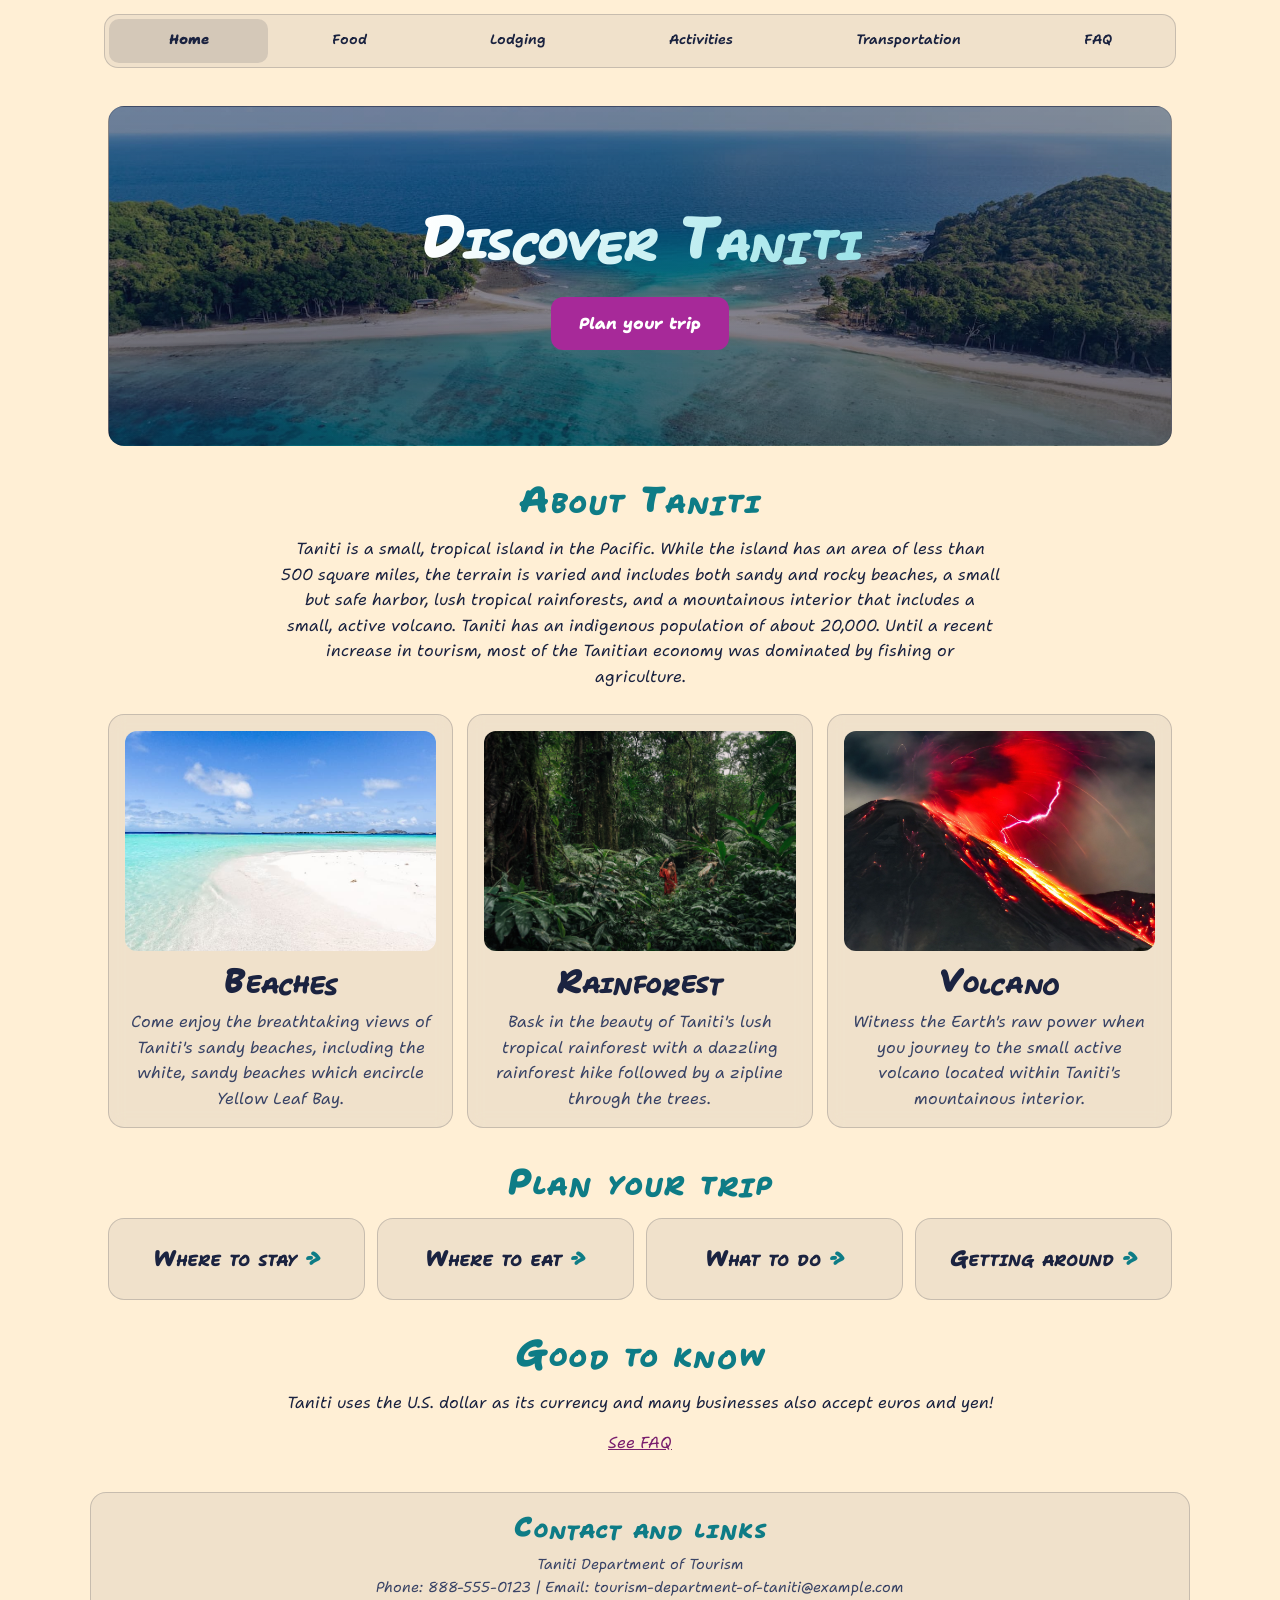
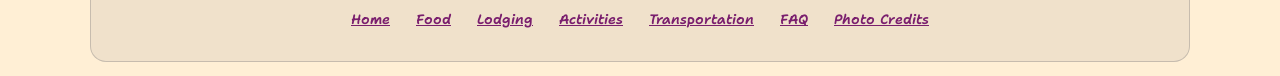
<file: index.html>
<!DOCTYPE html>
<html lang="en">
<head>
    <meta charset="UTF-8">
    <meta name="viewport" content="width=device-width, initial-scale=1.0">
    <title>Home | Taniti Island Tourism</title>
    <link rel="stylesheet" href="style.css">
</head>
<body>
    <nav>
        <ul>
            <li><a aria-current="page" href="index.html">Home</a></li>
            <li><a href="food.html">Food</a></li>
            <li><a href="lodging.html">Lodging</a></li>
            <li><a href="activities.html">Activities</a></li>
            <li><a href="transportation.html">Transportation</a></li>
            <li><a href="faq.html">FAQ</a></li>
        </ul>
    </nav>
    <main>
        <section class="hero">
            <h1>Discover Taniti</h1>
            <a href="lodging.html">Plan your trip</a>
        </section>
        <h2>About Taniti</h2>
        <p>Taniti is a small, tropical island in the Pacific. While the island has an area of less than 500 square miles, the terrain is varied and includes both sandy and rocky beaches, a small but safe harbor, lush tropical rainforests, and a mountainous interior that includes a small, active volcano. Taniti has an indigenous population of about 20,000. Until a recent increase in tourism, most of the Tanitian economy was dominated by fishing or agriculture.</p>
        <section class="cards">
            <article>
                <img src="images/02_home_beach.jpg" alt="Sandy beach with calm water">
                <h3>Beaches</h3>
                <p>Come enjoy the breathtaking views of Taniti's sandy beaches, including the white, sandy beaches which encircle Yellow Leaf Bay.</p>
            </article>
            <article>
                <img src="images/03_home_rainforest.jpg" alt="A woman in a red dress exploring a tropical jungle">
                <h3>Rainforest</h3>
                <p>Bask in the beauty of Taniti's lush tropical rainforest with a dazzling rainforest hike followed by a zipline through the trees.</p>
            </article>
            <article>
                <img src="images/04_home_volcano.jpg" alt="Powerful volcanic eruption with vivid lava flow">
                <h3>Volcano</h3>
                <p>Witness the Earth's raw power when you journey to the small active volcano located within Taniti's mountainous interior.</p>
            </article>
        </section>
        <section>
            <h2>Plan your trip</h2>
            <ul class="links">
                <li><a href="lodging.html">Where to stay</a></li>
                <li><a href="food.html">Where to eat</a></li>
                <li><a href="activities.html">What to do</a></li>
                <li><a href="transportation.html">Getting around</a></li>
            </ul>
        </section>
        <section class="center">
            <h2>Good to know</h2>
            <p>Taniti uses the U.S. dollar as its currency and many businesses also accept euros and yen!</p>
            <a href="faq.html">See FAQ</a>
        </section>
    </main>
    <footer>
        <h2>Contact and links</h2>
        <p>Taniti Department of Tourism</p>
        <p>Phone: 888-555-0123 | Email: tourism-department-of-taniti@example.com</p>
        <nav>
            <ul>
                <li><a href="index.html">Home</a></li>
                <li><a href="food.html">Food</a></li>
                <li><a href="lodging.html">Lodging</a></li>
                <li><a href="activities.html">Activities</a></li>
                <li><a href="transportation.html">Transportation</a></li>
                <li><a href="faq.html">FAQ</a></li>
                <li><a href="credits.html">Photo Credits</a></li>
            </ul>
        </nav>
    </footer>
</body>
</html>
</file>
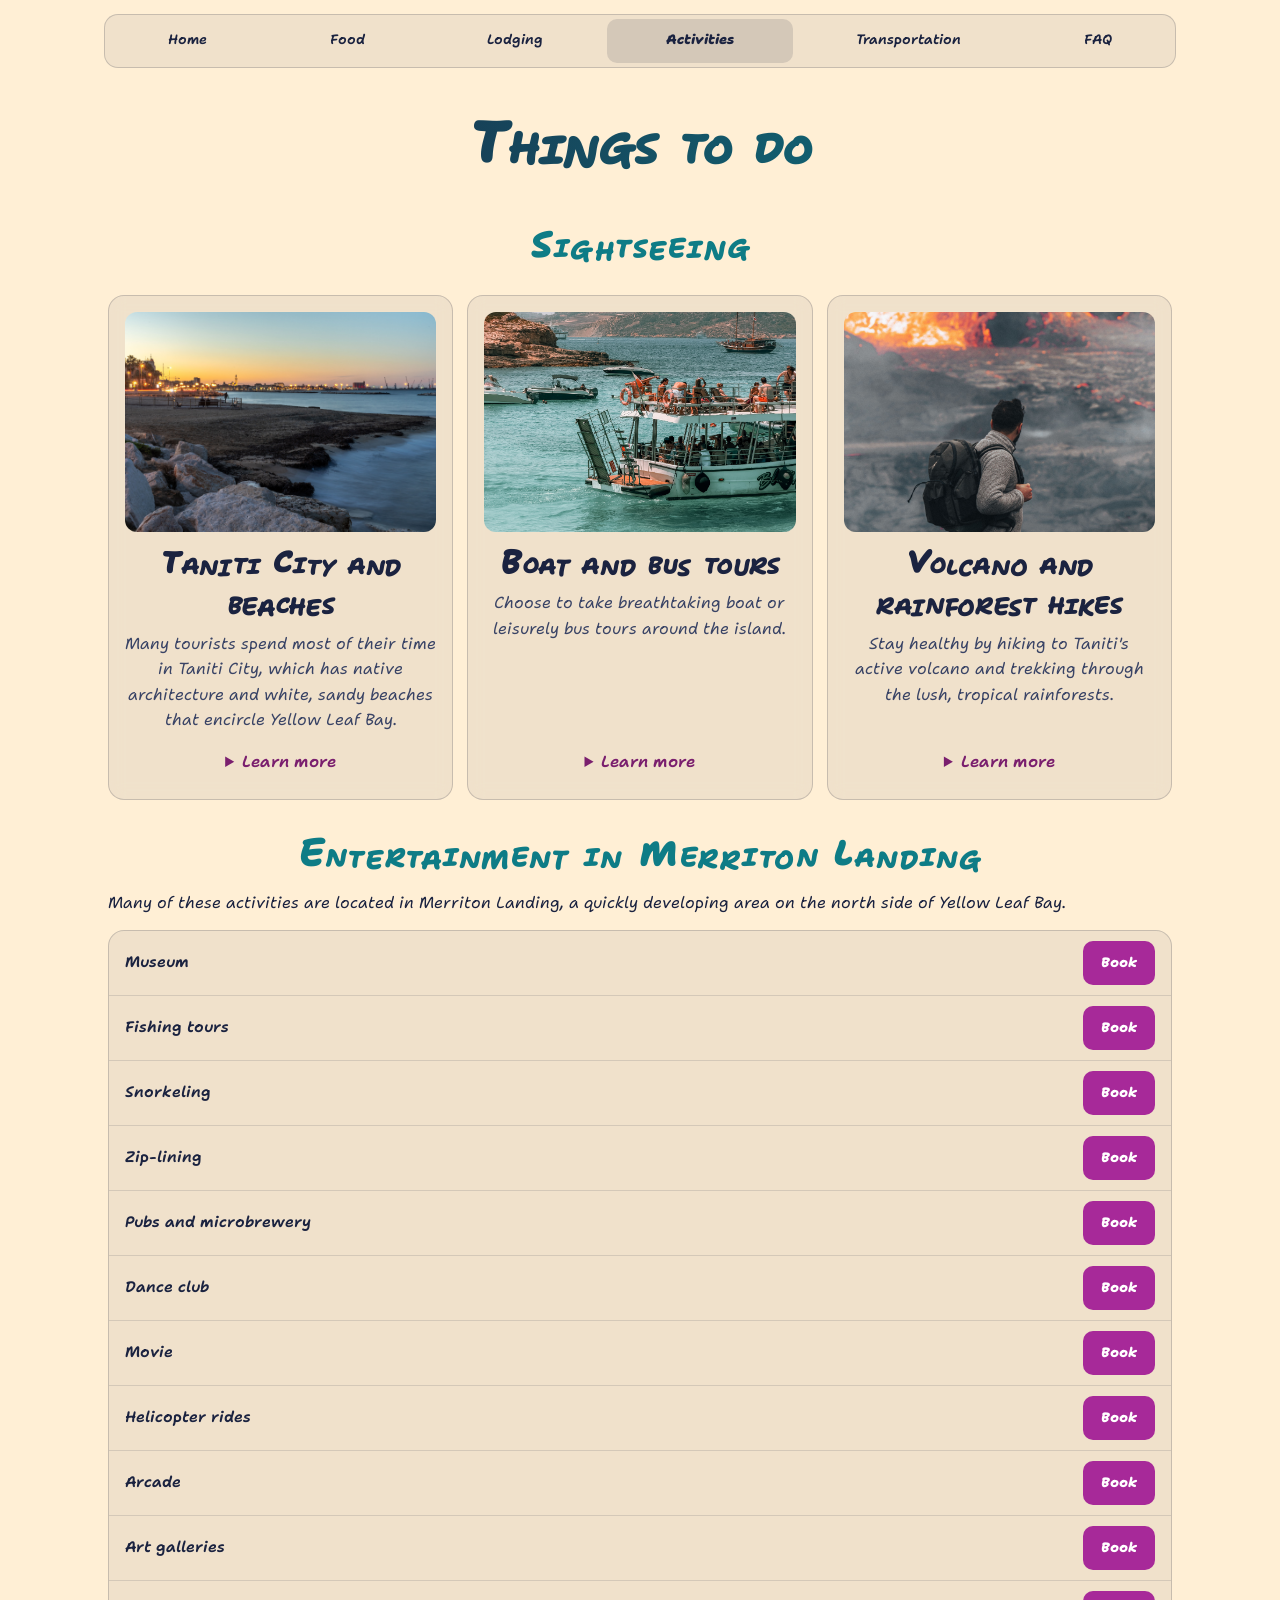
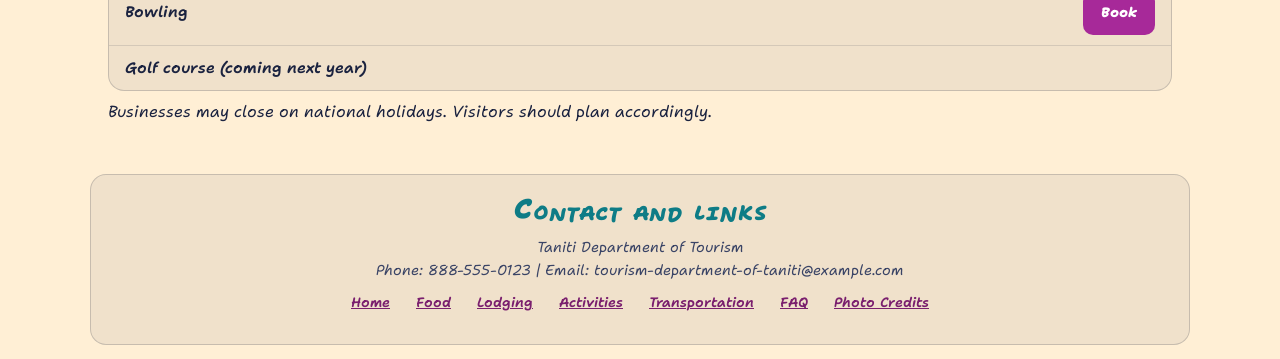
<file: activities.html>
<!DOCTYPE html>
<html lang="en">
<head>
    <meta charset="UTF-8">
    <meta name="viewport" content="width=device-width, initial-scale=1.0">
    <title>Activities | Taniti Island Tourism</title>
    <link rel="stylesheet" href="style.css">
</head>
<body>
    <nav>
        <ul>
            <li><a href="index.html">Home</a></li>
            <li><a href="food.html">Food</a></li>
            <li><a href="lodging.html">Lodging</a></li>
            <li><a aria-current="page" href="activities.html">Activities</a></li>
            <li><a href="transportation.html">Transportation</a></li>
            <li><a href="faq.html">FAQ</a></li>
        </ul>
    </nav>
    <main>
        <h1>Things to do</h1>
        <section class="cards">
            <h2>Sightseeing</h2>
            <article>
                <img src="images/15_activities_city-beaches.jpg" alt="Peaceful beach view with city lights at dusk">
                <h3>Taniti City and beaches</h3>
                <p>Many tourists spend most of their time in Taniti City, which has native architecture and white, sandy beaches that encircle Yellow Leaf Bay.</p>
                <details>
                    <summary>Learn more</summary>
                    <p>Taniti City is flat and very walkable.</p>
                </details>
            </article>
            <article>
                <img src="images/16_activities_boat-tour.jpg" alt="Lively boat tour on pristine waters">
                <h3>Boat and bus tours</h3>
                <p>Choose to take breathtaking boat or leisurely bus tours around the island.</p>
                <details>
                    <summary>Learn more</summary>
                    <p>Public buses serve Taniti City while private buses serve the rest of the island.</p>
                </details>
            </article>
            <article>
                <img src="images/17_activities_hike.jpg" alt="Lone backpacker observes a volcanic eruption">
                <h3>Volcano and rainforest hikes</h3>
                <p>Stay healthy by hiking to Taniti's active volcano and trekking through the lush, tropical rainforests.</p>
                <details>
                    <summary>Learn more</summary>
                    <p>The volcano is in the island's mountainous interior.</p>
                </details>
            </article>
        </section>
        <section>
            <h2>Entertainment in Merriton Landing</h2>
            <p>Many of these activities are located in Merriton Landing, a quickly developing area on the north side of Yellow Leaf Bay.</p>
            <ul>
                <li>Museum <button type="button">Book</button></li>
                <li>Fishing tours <button type="button">Book</button></li>
                <li>Snorkeling <button type="button">Book</button></li>
                <li>Zip-lining <button type="button">Book</button></li>
                <li>Pubs and microbrewery <button type="button">Book</button></li>
                <li>Dance club <button type="button">Book</button></li>
                <li>Movie <button type="button">Book</button></li>
                <li>Helicopter rides <button type="button">Book</button></li>
                <li>Arcade <button type="button">Book</button></li>
                <li>Art galleries <button type="button">Book</button></li>
                <li>Bowling <button type="button">Book</button></li>
                <li>Golf course (coming next year)</li>
            </ul>
            <p>Businesses may close on national holidays.  Visitors should plan accordingly.</p>
        </section>
    </main>
    <footer>
        <h2>Contact and links</h2>
        <p>Taniti Department of Tourism</p>
        <p>Phone: 888-555-0123 | Email: tourism-department-of-taniti@example.com</p>
        <nav>
            <ul>
                <li><a href="index.html">Home</a></li>
                <li><a href="food.html">Food</a></li>
                <li><a href="lodging.html">Lodging</a></li>
                <li><a href="activities.html">Activities</a></li>
                <li><a href="transportation.html">Transportation</a></li>
                <li><a href="faq.html">FAQ</a></li>
                <li><a href="credits.html">Photo Credits</a></li>
            </ul>
        </nav>
    </footer>
</body>
</html>
</file>
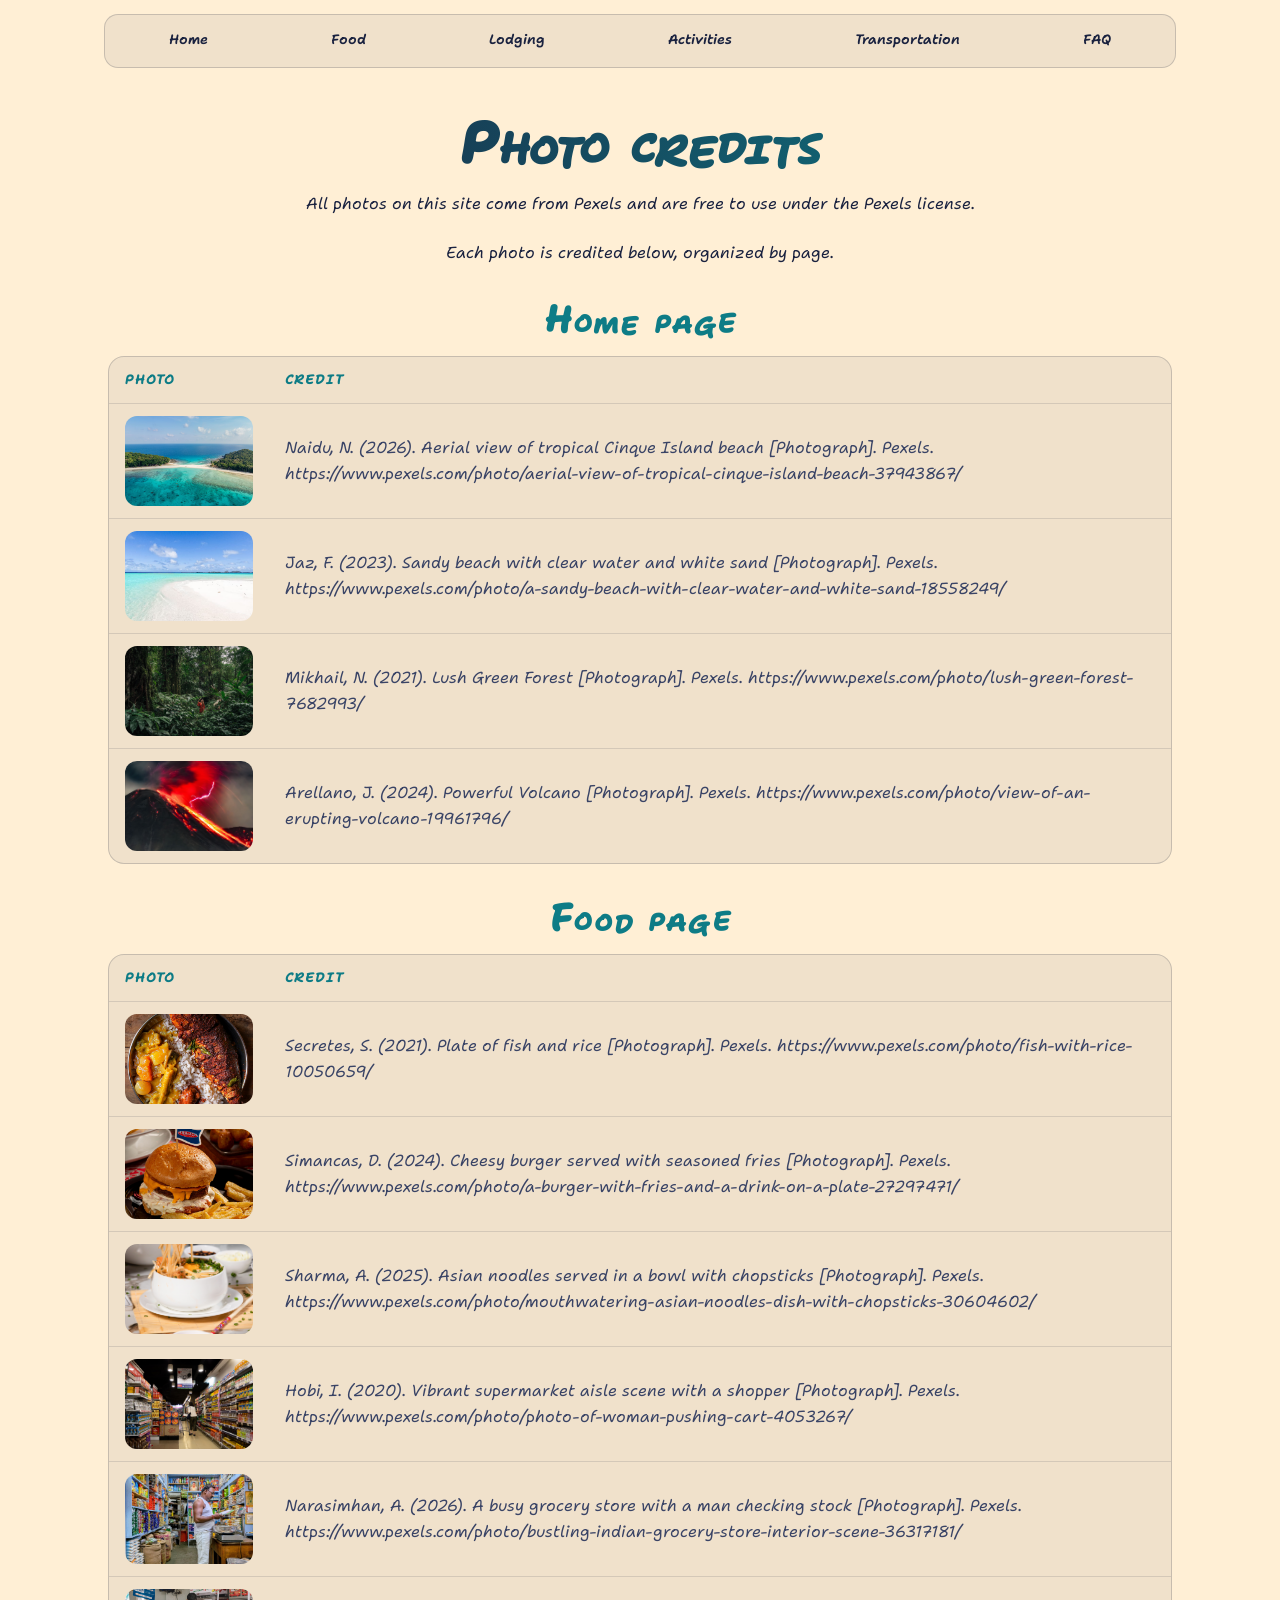
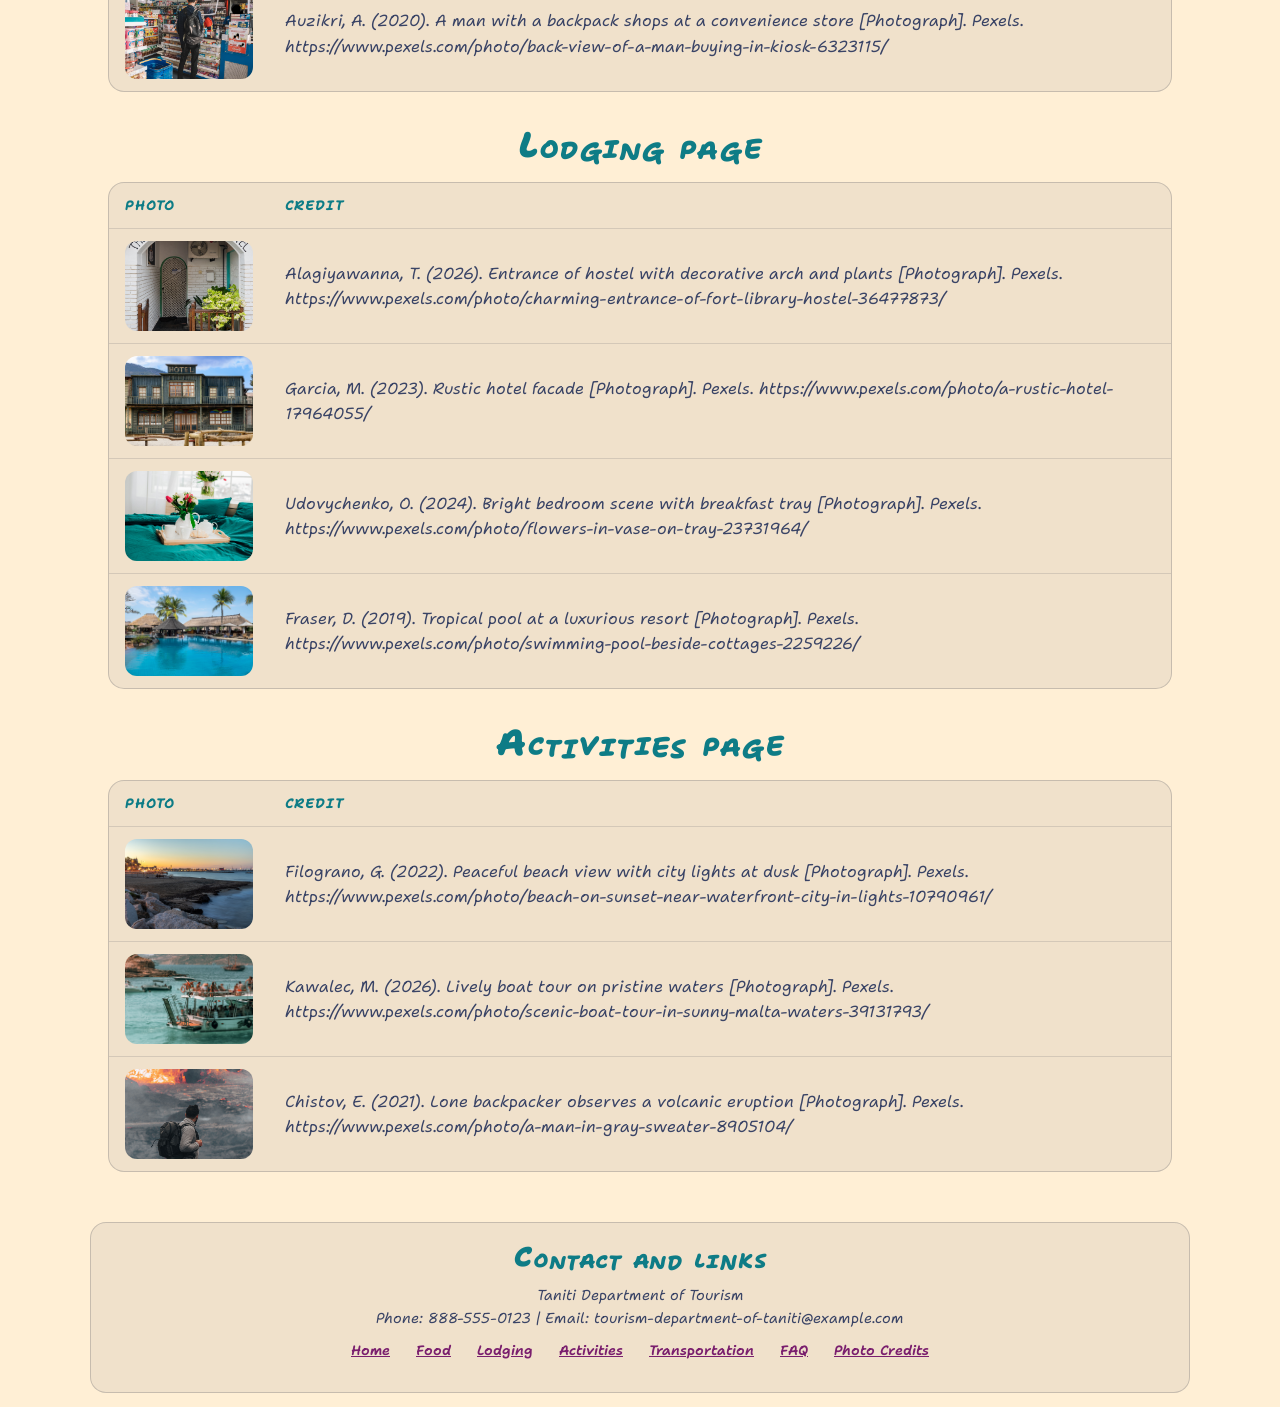
<file: credits.html>
<!DOCTYPE html>
<html lang="en">
<head>
    <meta charset="UTF-8">
    <meta name="viewport" content="width=device-width, initial-scale=1.0">
    <title>Photo Credits | Taniti Island Tourism</title>
    <link rel="stylesheet" href="style.css">
</head>
<body>
    <nav>
        <ul>
            <li><a href="index.html">Home</a></li>
            <li><a href="food.html">Food</a></li>
            <li><a href="lodging.html">Lodging</a></li>
            <li><a href="activities.html">Activities</a></li>
            <li><a href="transportation.html">Transportation</a></li>
            <li><a href="faq.html">FAQ</a></li>
        </ul>
    </nav>
    <main>
        <h1>Photo credits</h1>
        <p>All photos on this site come from Pexels and are free to use under the Pexels license.</p>
        <p>Each photo is credited below, organized by page.</p>
        <section>
            <h2>Home page</h2>
            <table class="credits">
                <thead>
                    <tr>
                        <th scope="col">Photo</th>
                        <th scope="col">Credit</th>
                    </tr>
                </thead>
                <tbody>
                    <tr>
                        <td><img src="images/01_home_tropical-island-beach.jpg" alt="Aerial view of a tropical island beach with turquoise water"></td>
                        <td>Naidu, N. (2026). <em>Aerial view of tropical Cinque Island beach</em> [Photograph]. Pexels. https://www.pexels.com/photo/aerial-view-of-tropical-cinque-island-beach-37943867/</td>
                    </tr>
                    <tr>
                        <td><img src="images/02_home_beach.jpg" alt="Sandy beach with clear water and white sand"></td>
                        <td>Jaz, F. (2023). <em>Sandy beach with clear water and white sand</em> [Photograph]. Pexels. https://www.pexels.com/photo/a-sandy-beach-with-clear-water-and-white-sand-18558249/</td>
                    </tr>
                    <tr>
                        <td><img src="images/03_home_rainforest.jpg" alt="Woman in red dress exploring a tropical forest, surrounded by lush green foliage"></td>
                        <td>Mikhail, N. (2021). <em>Lush Green Forest</em> [Photograph]. Pexels. https://www.pexels.com/photo/lush-green-forest-7682993/</td>
                    </tr>
                    <tr>
                        <td><img src="images/04_home_volcano.jpg" alt="Small active volcano, mountainous interior"></td>
                        <td>Arellano, J. (2024). <em>Powerful Volcano</em> [Photograph]. Pexels. https://www.pexels.com/photo/view-of-an-erupting-volcano-19961796/</td>
                    </tr>
                </tbody>
            </table>
        </section>
        <section>
            <h2>Food page</h2>
            <table class="credits">
                <thead>
                    <tr>
                        <th scope="col">Photo</th>
                        <th scope="col">Credit</th>
                    </tr>
                </thead>
                <tbody>
                    <tr>
                        <td><img src="images/05_food_fish-and-rice.jpg" alt="Plate of fish and rice"></td>
                        <td>Secretes, S. (2021). <em>Plate of fish and rice</em> [Photograph]. Pexels. https://www.pexels.com/photo/fish-with-rice-10050659/</td>
                    </tr>
                    <tr>
                        <td><img src="images/06_food_american-style.jpg" alt="Cheesy burger served with seasoned fries"></td>
                        <td>Simancas, D. (2024). <em>Cheesy burger served with seasoned fries</em> [Photograph]. Pexels. https://www.pexels.com/photo/a-burger-with-fries-and-a-drink-on-a-plate-27297471/</td>
                    </tr>
                    <tr>
                        <td><img src="images/07_food_pan-asian.jpg" alt="Asian noodles served in a bowl with chopsticks"></td>
                        <td>Sharma, A. (2025). <em>Asian noodles served in a bowl with chopsticks</em> [Photograph]. Pexels. https://www.pexels.com/photo/mouthwatering-asian-noodles-dish-with-chopsticks-30604602/</td>
                    </tr>
                    <tr>
                        <td><img src="images/08_food_supermarket.jpg" alt="Vibrant supermarket aisle scene with a shopper"></td>
                        <td>Hobi, I. (2020). <em>Vibrant supermarket aisle scene with a shopper</em> [Photograph]. Pexels. https://www.pexels.com/photo/photo-of-woman-pushing-cart-4053267/</td>
                    </tr>
                    <tr>
                        <td><img src="images/09_food_small-grocery.jpg" alt="A busy grocery store with a man checking stock"></td>
                        <td>Narasimhan, A. (2026). <em>A busy grocery store with a man checking stock</em> [Photograph]. Pexels. https://www.pexels.com/photo/bustling-indian-grocery-store-interior-scene-36317181/</td>
                    </tr>
                    <tr>
                        <td><img src="images/10_food_convenience-store.jpg" alt="A man with a backpack shops at a convenience store"></td>
                        <td>Auzikri, A. (2020). <em>A man with a backpack shops at a convenience store</em> [Photograph]. Pexels. https://www.pexels.com/photo/back-view-of-a-man-buying-in-kiosk-6323115/</td>
                    </tr>
                </tbody>
            </table>
        </section>
        <section>
            <h2>Lodging page</h2>
            <table class="credits">
                <thead>
                    <tr>
                        <th scope="col">Photo</th>
                        <th scope="col">Credit</th>
                    </tr>
                </thead>
                <tbody>
                    <tr>
                        <td><img src="images/11_lodging_hostel.jpg" alt="Entrance of hostel with decorative arch and plants"></td>
                        <td>Alagiyawanna, T. (2026). <em>Entrance of hostel with decorative arch and plants</em> [Photograph]. Pexels. https://www.pexels.com/photo/charming-entrance-of-fort-library-hostel-36477873/</td>
                    </tr>
                    <tr>
                        <td><img src="images/12_lodging_family-hotel.jpg" alt="Rustic hotel facade"></td>
                        <td>Garcia, M. (2023). <em>Rustic hotel facade</em> [Photograph]. Pexels. https://www.pexels.com/photo/a-rustic-hotel-17964055/</td>
                    </tr>
                    <tr>
                        <td><img src="images/13_lodging_bed-and-breakfast.jpg" alt="Bright bedroom scene with breakfast tray"></td>
                        <td>Udovychenko, O. (2024). <em>Bright bedroom scene with breakfast tray</em> [Photograph]. Pexels. https://www.pexels.com/photo/flowers-in-vase-on-tray-23731964/</td>
                    </tr>
                    <tr>
                        <td><img src="images/14_lodging_resort.jpg" alt="Tropical pool at a luxurious resort"></td>
                        <td>Fraser, D. (2019). <em>Tropical pool at a luxurious resort</em> [Photograph]. Pexels. https://www.pexels.com/photo/swimming-pool-beside-cottages-2259226/</td>
                    </tr>
                </tbody>
            </table>
        </section>
        <section>
            <h2>Activities page</h2>
            <table class="credits">
                <thead>
                    <tr>
                        <th scope="col">Photo</th>
                        <th scope="col">Credit</th>
                    </tr>
                </thead>
                <tbody>
                    <tr>
                        <td><img src="images/15_activities_city-beaches.jpg" alt="Peaceful beach view with city lights at dusk"></td>
                        <td>Filograno, G. (2022). <em>Peaceful beach view with city lights at dusk</em> [Photograph]. Pexels. https://www.pexels.com/photo/beach-on-sunset-near-waterfront-city-in-lights-10790961/</td>
                    </tr>
                    <tr>
                        <td><img src="images/16_activities_boat-tour.jpg" alt="Lively boat tour on pristine waters"></td>
                        <td>Kawalec, M. (2026). <em>Lively boat tour on pristine waters</em> [Photograph]. Pexels. https://www.pexels.com/photo/scenic-boat-tour-in-sunny-malta-waters-39131793/</td>
                    </tr>
                    <tr>
                        <td><img src="images/17_activities_hike.jpg" alt="Lone backpacker observes a volcanic eruption"></td>
                        <td>Chistov, E. (2021). <em>Lone backpacker observes a volcanic eruption</em> [Photograph]. Pexels. https://www.pexels.com/photo/a-man-in-gray-sweater-8905104/</td>
                    </tr>
                </tbody>
            </table>
        </section>
    </main>
    <footer>
        <h2>Contact and links</h2>
        <p>Taniti Department of Tourism</p>
        <p>Phone: 888-555-0123 | Email: tourism-department-of-taniti@example.com</p>
        <nav>
            <ul>
                <li><a href="index.html">Home</a></li>
                <li><a href="food.html">Food</a></li>
                <li><a href="lodging.html">Lodging</a></li>
                <li><a href="activities.html">Activities</a></li>
                <li><a href="transportation.html">Transportation</a></li>
                <li><a href="faq.html">FAQ</a></li>
                <li><a href="credits.html">Photo Credits</a></li>
            </ul>
        </nav>
    </footer>
</body>
</html>
</file>
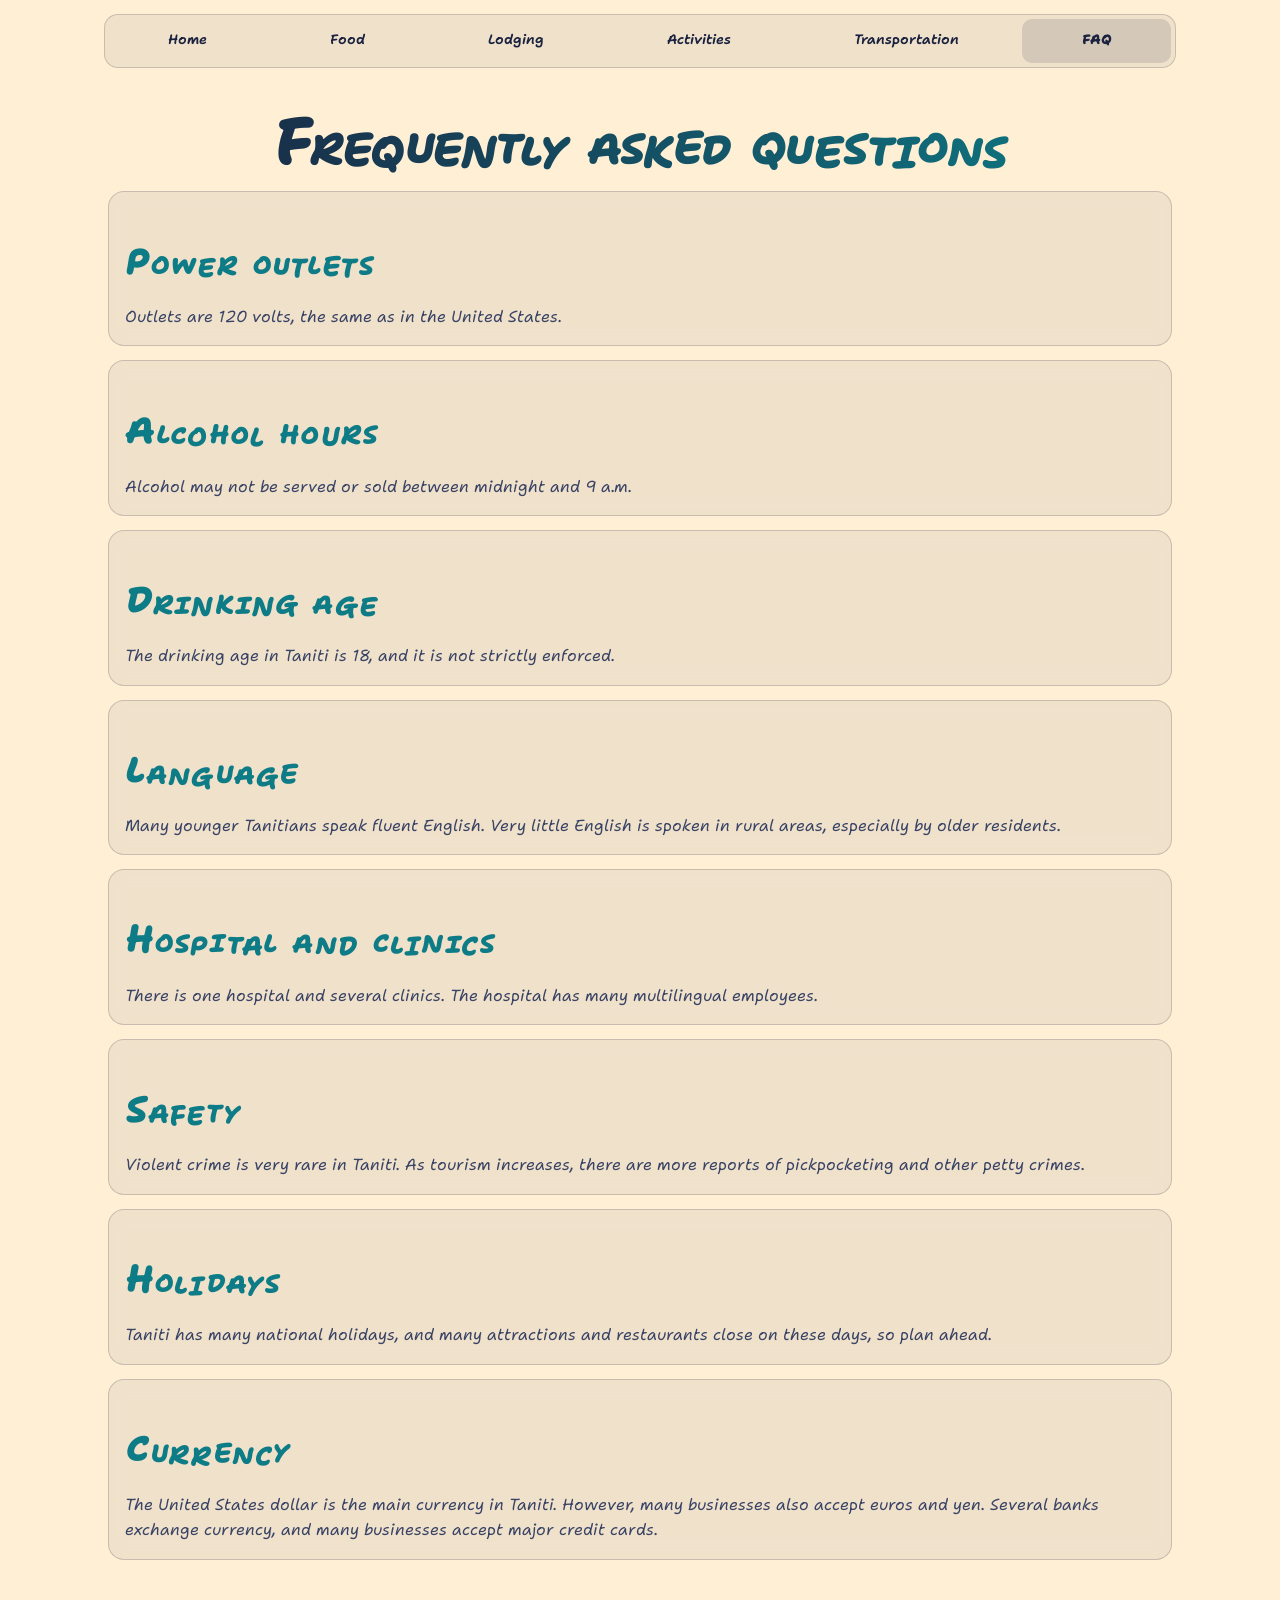
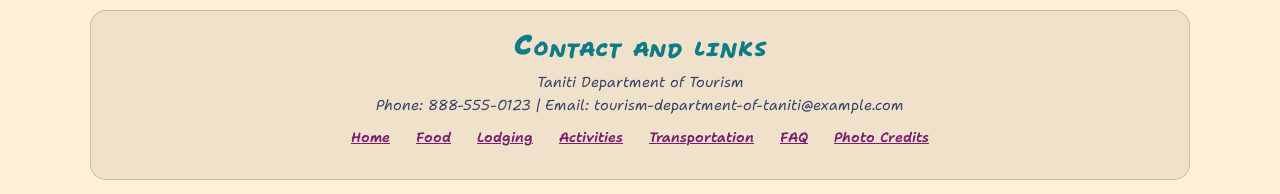
<file: faq.html>
<!DOCTYPE html>
<html lang="en">
<head>
    <meta charset="UTF-8">
    <meta name="viewport" content="width=device-width, initial-scale=1.0">
    <title>FAQ | Taniti Island Tourism</title>
    <link rel="stylesheet" href="style.css">
</head>
<body>
    <nav>
        <ul>
            <li><a href="index.html">Home</a></li>
            <li><a href="food.html">Food</a></li>
            <li><a href="lodging.html">Lodging</a></li>
            <li><a href="activities.html">Activities</a></li>
            <li><a href="transportation.html">Transportation</a></li>
            <li><a aria-current="page" href="faq.html">FAQ</a></li>
        </ul>
    </nav>
    <main>
        <h1>Frequently asked questions</h1>
        <article>
            <h2>Power outlets</h2>
            <p>Outlets are 120 volts, the same as in the United States.</p>
        </article>
        <article>
            <h2>Alcohol hours</h2>
            <p>Alcohol may not be served or sold between midnight and 9 a.m.</p>
        </article>
        <article>
            <h2>Drinking age</h2>
            <p>The drinking age in Taniti is 18, and it is not strictly enforced.</p>
        </article>
        <article>
            <h2>Language</h2>
            <p>Many younger Tanitians speak fluent English.  Very little English is spoken in rural areas, especially by older residents.</p>
        </article>
        <article>
            <h2>Hospital and clinics</h2>
            <p>There is one hospital and several clinics. The hospital has many multilingual employees.</p>
        </article>
        <article>
            <h2>Safety</h2>
            <p>Violent crime is very rare in Taniti.  As tourism increases, there are more reports of pickpocketing and other petty crimes.</p>
        </article>
        <article>
            <h2>Holidays</h2>
            <p>Taniti has many national holidays, and many attractions and restaurants close on these days, so plan ahead.</p>
        </article>
        <article>
            <h2>Currency</h2>
            <p>The United States dollar is the main currency in Taniti. However, many businesses also accept euros and yen. Several banks exchange currency, and many businesses accept major credit cards.</p>
        </article>
    </main>
    <footer>
        <h2>Contact and links</h2>
        <p>Taniti Department of Tourism</p>
        <p>Phone: 888-555-0123 | Email: tourism-department-of-taniti@example.com</p>
        <nav>
            <ul>
                <li><a href="index.html">Home</a></li>
                <li><a href="food.html">Food</a></li>
                <li><a href="lodging.html">Lodging</a></li>
                <li><a href="activities.html">Activities</a></li>
                <li><a href="transportation.html">Transportation</a></li>
                <li><a href="faq.html">FAQ</a></li>
                <li><a href="credits.html">Photo Credits</a></li>
            </ul>
        </nav>
    </footer>
</body>
</html>
</file>
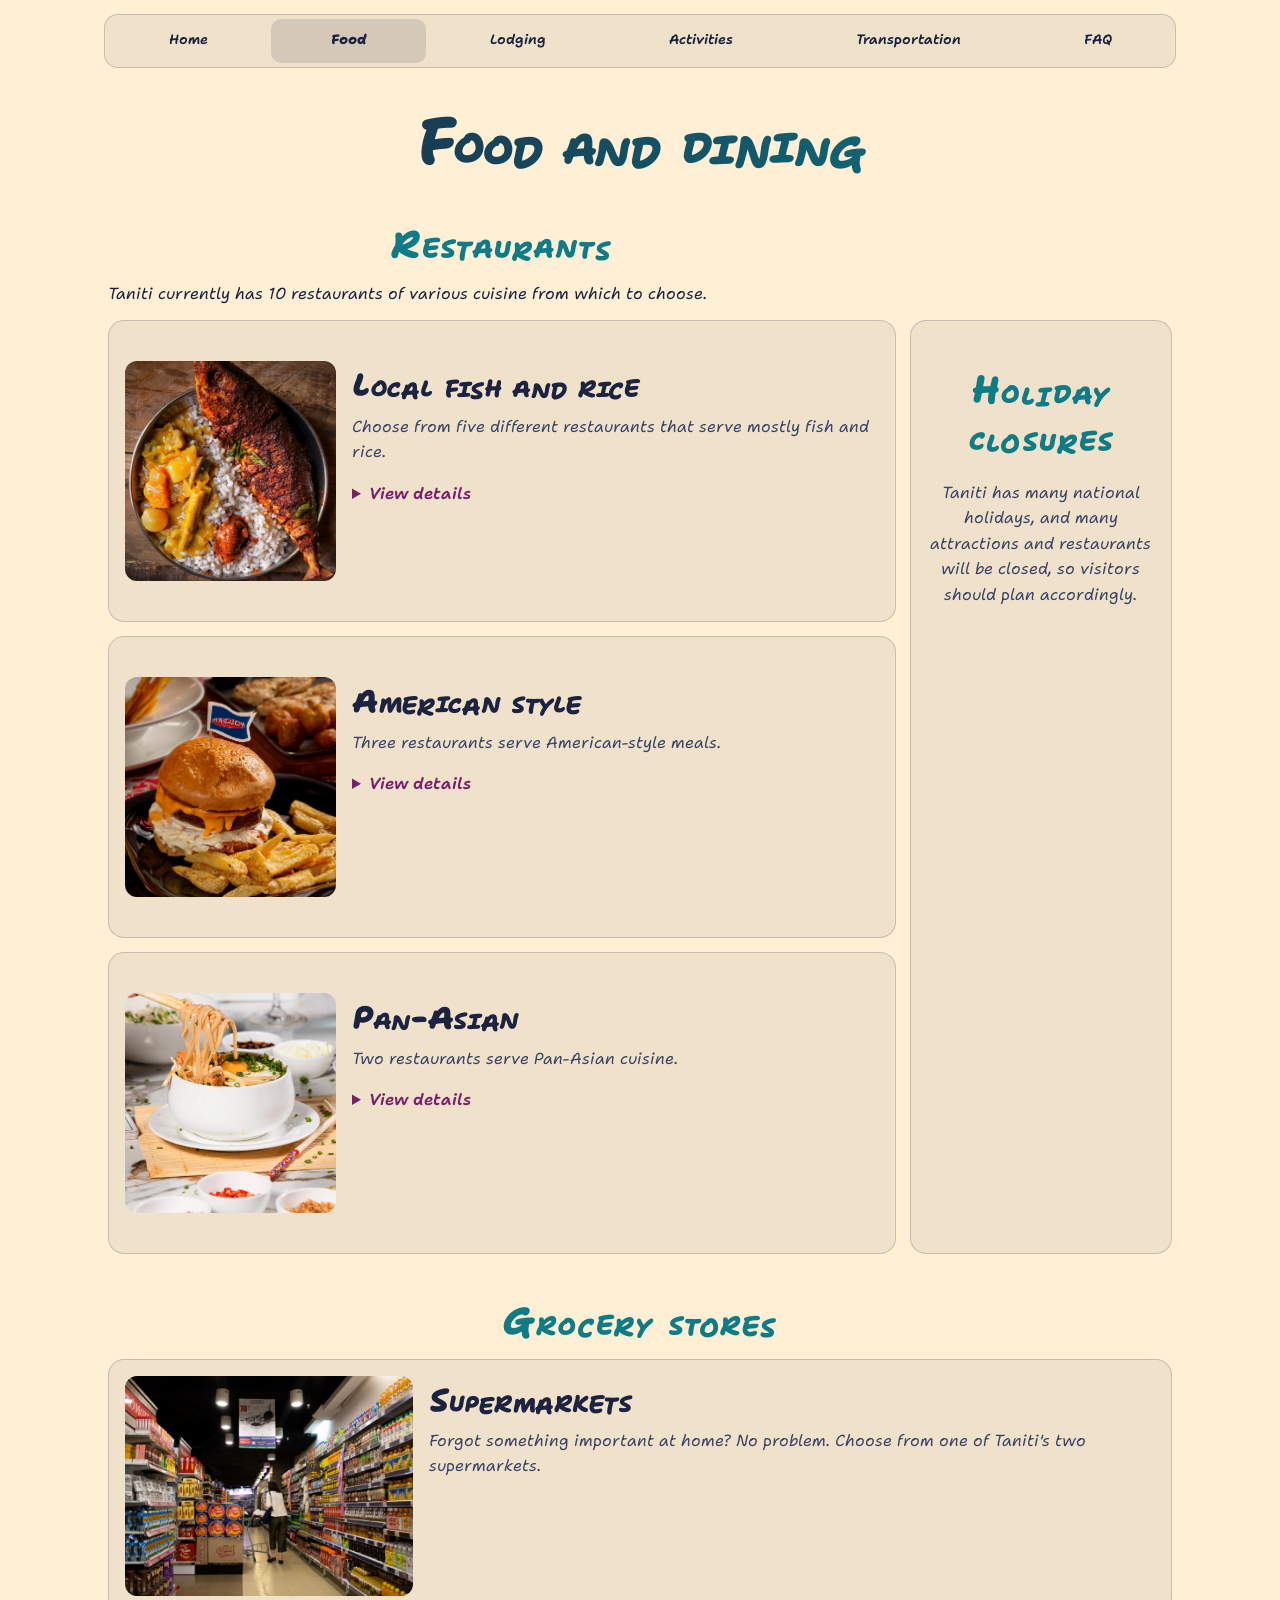
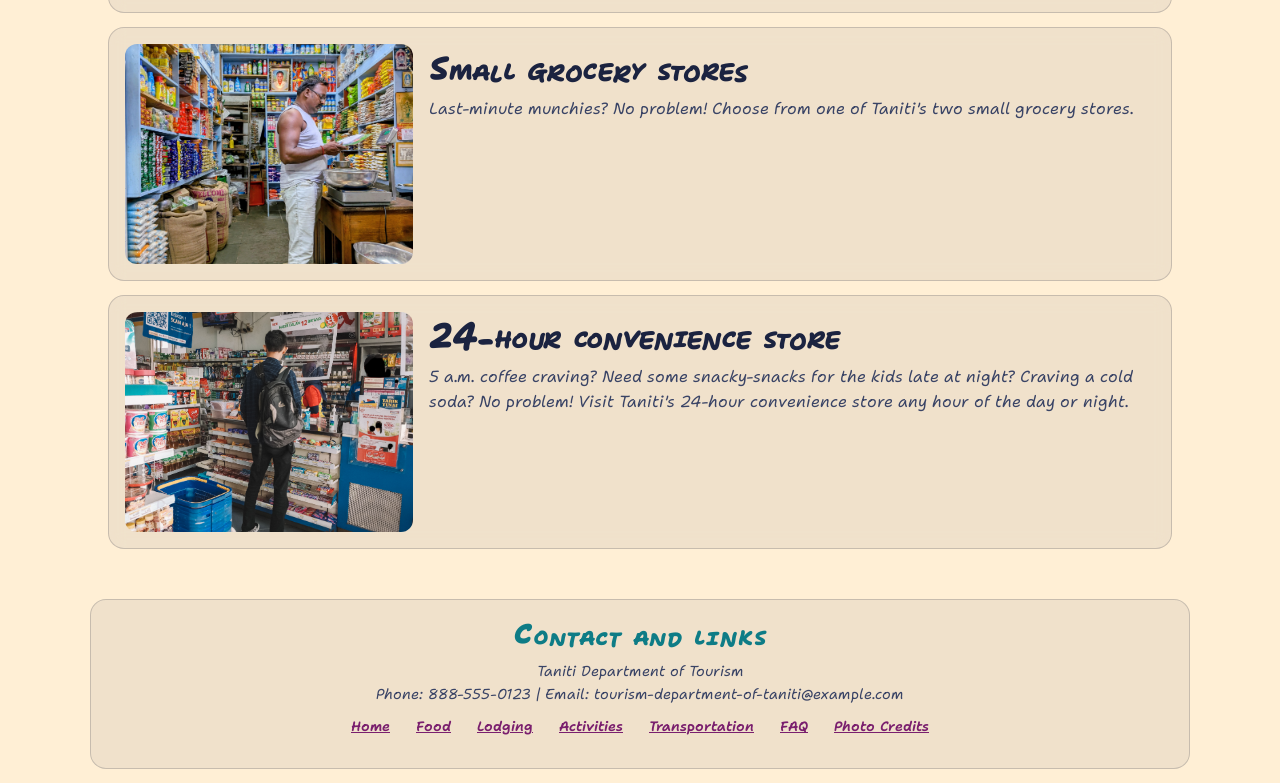
<file: food.html>
<!DOCTYPE html>
<html lang="en">
<head>
    <meta charset="UTF-8">
    <meta name="viewport" content="width=device-width, initial-scale=1.0">
    <title>Food | Taniti Island Tourism</title>
    <link rel="stylesheet" href="style.css">
</head>
<body>
    <nav>
        <ul>
            <li><a href="index.html">Home</a></li>
            <li><a aria-current="page" href="food.html">Food</a></li>
            <li><a href="lodging.html">Lodging</a></li>
            <li><a href="activities.html">Activities</a></li>
            <li><a href="transportation.html">Transportation</a></li>
            <li><a href="faq.html">FAQ</a></li>
        </ul>
    </nav>
    <main>
        <h1>Food and dining</h1>
        <div class="split">
        <section class="media">
            <h2>Restaurants</h2>
            <p>Taniti currently has 10 restaurants of various cuisine from which to choose.</p>
            <article>
                <img src="images/05_food_fish-and-rice.jpg" alt="Plate of fish and rice">
                <h3>Local fish and rice</h3>
                <p>Choose from five different restaurants that serve mostly fish and rice.</p>
                <details>
                    <summary>View details</summary>
                    <p>Many restaurants close on national holidays, so be sure to plan ahead appropriately!</p>
                </details>
            </article>
            <article>
                <img src="images/06_food_american-style.jpg" alt="Cheesy burger served with seasoned fries">
                <h3>American style</h3>
                <p>Three restaurants serve American-style meals.</p>
                <details>
                    <summary>View details</summary>
                    <p>Many restaurants close on national holidays, so be sure to plan ahead appropriately!</p>
                </details>
            </article>
            <article>
                <img src="images/07_food_pan-asian.jpg" alt="Asian noodles served in a bowl with chopsticks">
                <h3>Pan-Asian</h3>
                <p>Two restaurants serve Pan-Asian cuisine.</p>
                <details>
                    <summary>View details</summary>
                    <p>Many restaurants close on national holidays, so be sure to plan ahead appropriately!</p>
                </details>
            </article>
        </section>
        <aside>
            <h2>Holiday closures</h2>
            <p>Taniti has many national holidays, and many attractions and restaurants will be closed, so visitors should plan accordingly.</p>
        </aside>
        </div>
        <section class="media">
            <h2>Grocery stores</h2>
            <article>
                <img src="images/08_food_supermarket.jpg" alt="Vibrant supermarket aisle scene with a shopper">
                <h3>Supermarkets</h3>
                <p>Forgot something important at home? No problem. Choose from one of Taniti's two supermarkets.</p>
            </article>
            <article>
                <img src="images/09_food_small-grocery.jpg" alt="A busy grocery store with a man checking stock">
                <h3>Small grocery stores</h3>
                <p>Last-minute munchies? No problem! Choose from one of Taniti's two small grocery stores.</p>
            </article>
            <article>
                <img src="images/10_food_convenience-store.jpg" alt="A man with a backpack shops at a convenience store">
                <h3>24-hour convenience store</h3>
                <p>5 a.m. coffee craving? Need some snacky-snacks for the kids late at night? Craving a cold soda? No problem! Visit Taniti's 24-hour convenience store any hour of the day or night.</p>
            </article>
        </section>
    </main>
    <footer>
        <h2>Contact and links</h2>
        <p>Taniti Department of Tourism</p>
        <p>Phone: 888-555-0123 | Email: tourism-department-of-taniti@example.com</p>
        <nav>
            <ul>
                <li><a href="index.html">Home</a></li>
                <li><a href="food.html">Food</a></li>
                <li><a href="lodging.html">Lodging</a></li>
                <li><a href="activities.html">Activities</a></li>
                <li><a href="transportation.html">Transportation</a></li>
                <li><a href="faq.html">FAQ</a></li>
                <li><a href="credits.html">Photo Credits</a></li>
            </ul>
        </nav>
    </footer>
</body>
</html>
</file>
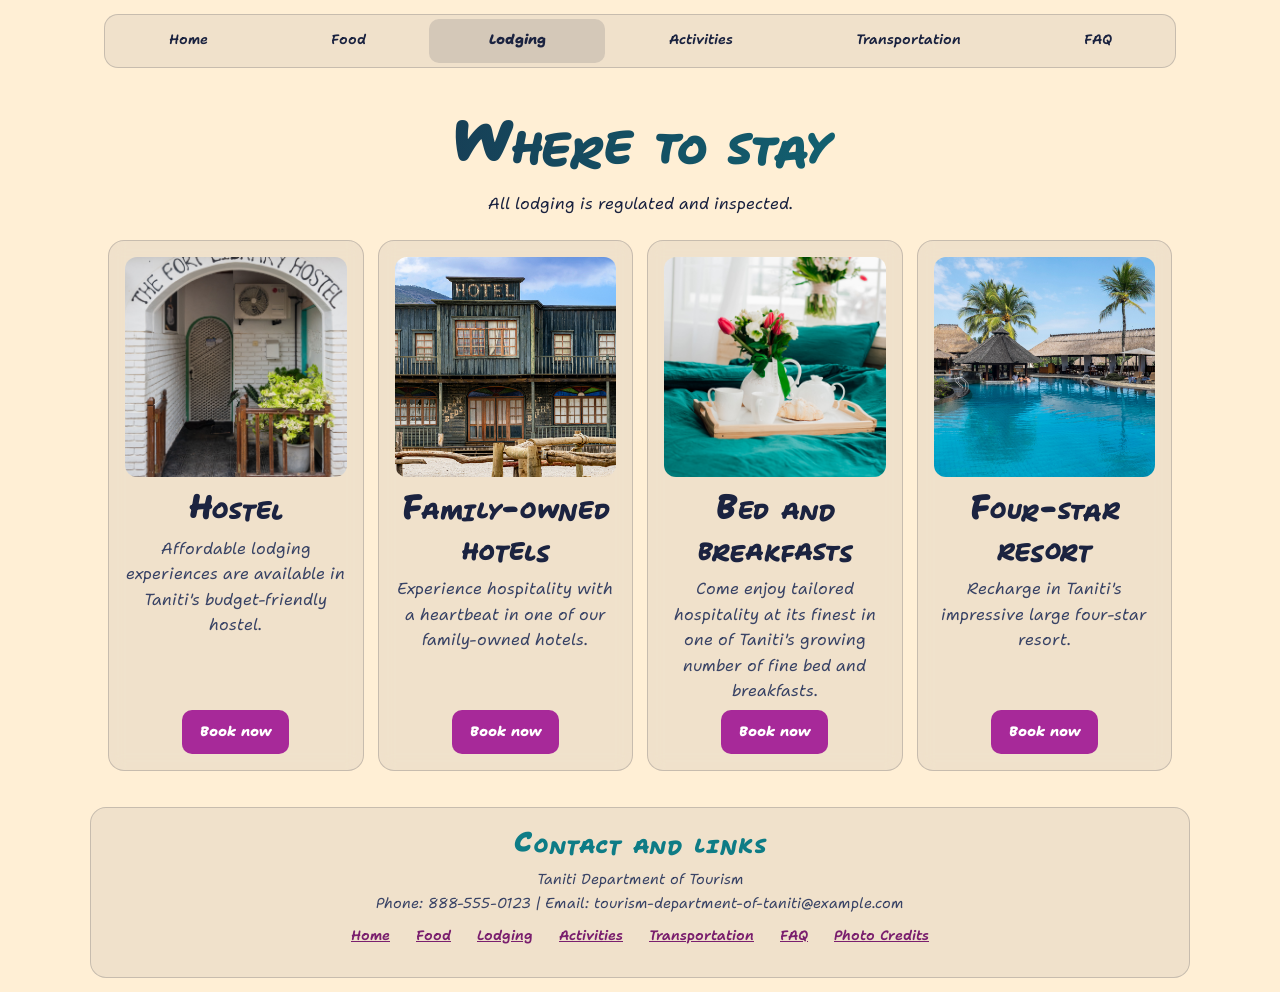
<file: lodging.html>
<!DOCTYPE html>
<html lang="en">
<head>
    <meta charset="UTF-8">
    <meta name="viewport" content="width=device-width, initial-scale=1.0">
    <title>Lodging | Taniti Island Tourism</title>
    <link rel="stylesheet" href="style.css">
</head>
<body>
    <nav>
        <ul>
            <li><a href="index.html">Home</a></li>
            <li><a href="food.html">Food</a></li>
            <li><a aria-current="page" href="lodging.html">Lodging</a></li>
            <li><a href="activities.html">Activities</a></li>
            <li><a href="transportation.html">Transportation</a></li>
            <li><a href="faq.html">FAQ</a></li>
        </ul>
    </nav>
    <main>
        <h1>Where to stay</h1>
        <p>All lodging is regulated and inspected.</p>
        <section class="cards">
            <article>
                <img src="images/11_lodging_hostel.jpg" alt="Entrance of hostel with decorative arch and plants">
                <h2>Hostel</h2>
                <p>Affordable lodging experiences are available in Taniti's budget-friendly hostel.</p>
                <button type="button">Book now</button>
            </article>
            <article>
                <img src="images/12_lodging_family-hotel.jpg" alt="Rustic hotel facade">
                <h2>Family-owned hotels</h2>
                <p>Experience hospitality with a heartbeat in one of our family-owned hotels.</p>
                <button type="button">Book now</button>
            </article>
            <article>
                <img src="images/13_lodging_bed-and-breakfast.jpg" alt="Bright bedroom scene with breakfast tray">
                <h2>Bed and breakfasts</h2>
                <p>Come enjoy tailored hospitality at its finest in one of Taniti's growing number of fine bed and breakfasts.</p>
                <button type="button">Book now</button>
            </article>
            <article>
                <img src="images/14_lodging_resort.jpg" alt="Tropical pool at a luxurious resort">
                <h2>Four-star resort</h2>
                <p>Recharge in Taniti's impressive large four-star resort.</p>
                <button type="button">Book now</button>
            </article>
        </section>
    </main>
    <footer>
        <h2>Contact and links</h2>
        <p>Taniti Department of Tourism</p>
        <p>Phone: 888-555-0123 | Email: tourism-department-of-taniti@example.com</p>
        <nav>
            <ul>
                <li><a href="index.html">Home</a></li>
                <li><a href="food.html">Food</a></li>
                <li><a href="lodging.html">Lodging</a></li>
                <li><a href="activities.html">Activities</a></li>
                <li><a href="transportation.html">Transportation</a></li>
                <li><a href="faq.html">FAQ</a></li>
                <li><a href="credits.html">Photo Credits</a></li>
            </ul>
        </nav>
    </footer>
</body>
</html>
</file>
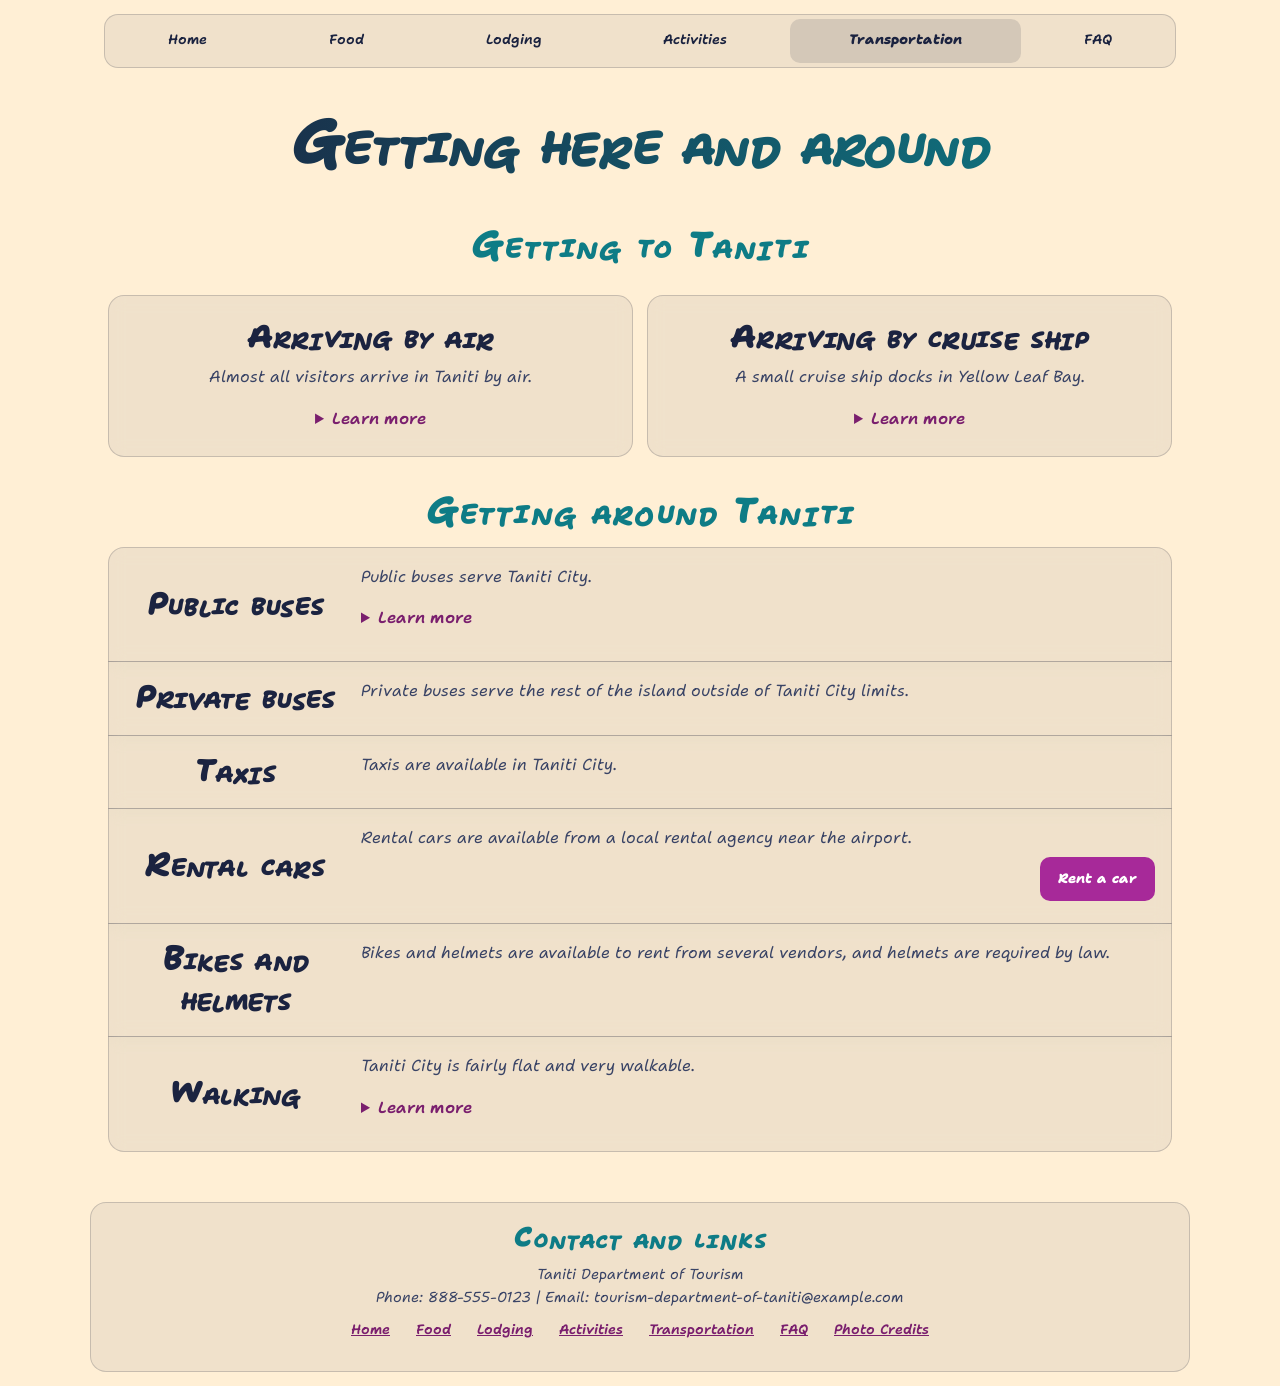
<file: transportation.html>
<!DOCTYPE html>
<html lang="en">
<head>
    <meta charset="UTF-8">
    <meta name="viewport" content="width=device-width, initial-scale=1.0">
    <title>Transportation | Taniti Island Tourism</title>
    <link rel="stylesheet" href="style.css">
</head>
<body>
    <nav>
        <ul>
            <li><a href="index.html">Home</a></li>
            <li><a href="food.html">Food</a></li>
            <li><a href="lodging.html">Lodging</a></li>
            <li><a href="activities.html">Activities</a></li>
            <li><a aria-current="page" href="transportation.html">Transportation</a></li>
            <li><a href="faq.html">FAQ</a></li>
        </ul>
    </nav>
    <main>
        <h1>Getting here and around</h1>
        <section class="cards">
            <h2>Getting to Taniti</h2>
            <article>
                <h3>Arriving by air</h3>
                <p>Almost all visitors arrive in Taniti by air.</p>
                <details>
                    <summary>Learn more</summary>
                    <p>Taniti's small airport handles small jets and propeller planes. The airport is currently being expanded so larger jets can land within the next few years.</p>
                </details>
            </article>
            <article>
                <h3>Arriving by cruise ship</h3>
                <p>A small cruise ship docks in Yellow Leaf Bay.</p>
                <details>
                    <summary>Learn more</summary>
                    <p>Taniti's small cruise ship docks for one night per week.</p>
                </details>
            </article>
        </section>
        <section class="rows">
            <h2>Getting around Taniti</h2>
            <article>
                <h3>Public buses</h3>
                <p>Public buses serve Taniti City.</p>
                <details>
                    <summary>Learn more</summary>
                    <p>Taniti's public bus route runs from 5 a.m. to 11 p.m. every day.</p>
                </details>
            </article>
            <article>
                <h3>Private buses</h3>
                <p>Private buses serve the rest of the island outside of Taniti City limits.</p>
            </article>
            <article>
                <h3>Taxis</h3>
                <p>Taxis are available in Taniti City.</p>
            </article>
            <article>
                <h3>Rental cars</h3>
                <p>Rental cars are available from a local rental agency near the airport.</p>
                <button type="button">Rent a car</button>
            </article>
            <article>
                <h3>Bikes and helmets</h3>
                <p>Bikes and helmets are available to rent from several vendors, and helmets are required by law.</p>
            </article>
            <article>
                <h3>Walking</h3>
                <p>Taniti City is fairly flat and very walkable.</p>
                <details>
                    <summary>Learn more</summary>
                    <p>Many tourists stay in the area around Merriton Landing, which is easy to explore on foot.</p>
                </details>
            </article>
        </section>
    </main>
    <footer>
        <h2>Contact and links</h2>
        <p>Taniti Department of Tourism</p>
        <p>Phone: 888-555-0123 | Email: tourism-department-of-taniti@example.com</p>
        <nav>
            <ul>
                <li><a href="index.html">Home</a></li>
                <li><a href="food.html">Food</a></li>
                <li><a href="lodging.html">Lodging</a></li>
                <li><a href="activities.html">Activities</a></li>
                <li><a href="transportation.html">Transportation</a></li>
                <li><a href="faq.html">FAQ</a></li>
                <li><a href="credits.html">Photo Credits</a></li>
            </ul>
        </nav>
    </footer>
</body>
</html>
</file>
<file: style.css>
/* Taniti prototype styles: papaya whip. */

/* Font, hosted in this repo */
@font-face {
  font-family: "Manrope";
  src: url("fonts/Manrope-VariableFont_wght.ttf") format("truetype");
  font-weight: 200 800;
  font-display: swap;
}

@font-face {
  font-family: "Shantell Sans";
  src: url("fonts/ShantellSans-Variable.ttf") format("truetype");
  font-weight: 300 800;
  font-display: swap;
}

/* Colors and sizes in one place, so a change here updates every page */
:root {
  --bg: #FFEFD5;
  --text: #1B2340;
  --text-soft: #3A4466;
  --white: #FFFFFF;
  --teal-light: #0E7C86;
  --teal-pale: #9BE3E8;
  --magenta: #A72999;
  --tint: #7A1F6E;
  --glass: rgba(11, 18, 48, 0.06);
  --glass-line: rgba(11, 18, 48, 0.18);
  --font: "Shantell Sans", system-ui, sans-serif;
  --font-head: "Shantell Sans", system-ui, sans-serif;
  --radius: 16px;
}

/* Padding counts inside an element's width, so boxes never spill past the screen edge */
* {
  box-sizing: border-box;
}

/* Page base: papaya whip */
body {
  margin: 0;
  font-family: var(--font);
  font-size: 1rem;
  line-height: 1.6;
  color: var(--text);
  background: var(--bg);
}

/* Keeps the content centered and readable on wide screens */
body > nav,
main {
  max-width: 1100px;
  margin-inline: auto;
}

/* Navigation */
nav ul {
  list-style: none;
  margin: 0;
  padding: 0;
  display: flex;
  flex-wrap: wrap;
  gap: 4px;
}

body > nav {
  padding: 14px;
}

body > nav ul {
  padding: 4px;
  background: var(--glass);
  border: 1px solid var(--glass-line);
  border-radius: 14px;
}

body > nav li {
  flex: 1 1 auto;
}

nav a {
  display: block;
  padding: 10px 12px;
  min-height: 44px;
  text-align: center;
  font-size: .85rem;
  font-weight: 600;
  color: var(--text);
  text-decoration: none;
  border-radius: 10px;
}

nav a[aria-current="page"] {
  background: rgba(11, 18, 48, 0.12);
  color: var(--text);
  font-weight: 800;
}

nav a:hover {
  background: rgba(11, 18, 48, 0.08);
}

/* Shows keyboard users where they are */
a:focus-visible,
summary:focus-visible,
button:focus-visible {
  outline: 3px solid var(--teal-light);
  outline-offset: 2px;
}

/* Main content and headings */
main {
  padding: 24px 18px 8px;
}

h1,
h2,
h3 {
  margin: 0;
  line-height: 1.2;
  font-weight: 800;
  font-variant-caps: small-caps;
  font-family: var(--font-head);
  font-variation-settings: "BNCE" 50, "INFM" 70;
}

h1 {
  font-size: clamp(2.6rem, 9vw, 4rem);
  letter-spacing: -.025em;
  margin-bottom: 8px;
  text-align: center;
  background: linear-gradient(90deg, #1B2340, #0E7C86);
  -webkit-background-clip: text;
  background-clip: text;
  color: transparent;
}

main h2 {
  margin: 32px 0 12px;
  font-size: 2.4rem;
  letter-spacing: .03em;
  color: var(--teal-light);
}

main > h2,
section > h2,
aside > h2 {
  text-align: center;
}

.center {
  text-align: center;
}

h3 {
  margin-top: 6px;
  font-size: 2.1rem;
  letter-spacing: -.01em;
  color: var(--text);
}

p {
  margin: 0;
}

section > p {
  margin-bottom: 14px;
}

main > p {
  margin-bottom: 24px;
  max-width: 720px;
  margin-inline: auto;
  text-align: center;
}

main a {
  color: var(--tint);
}

/* Cards: see-through glass */
article,
aside {
  display: flex;
  flex-direction: column;
  gap: 6px;
  margin-bottom: 14px;
  padding: 16px;
  background: var(--glass);
  border: 1px solid var(--glass-line);
  border-radius: var(--radius);
  -webkit-backdrop-filter: blur(8px);
  backdrop-filter: blur(8px);
  transition: transform .2s;
}

article:hover {
  transform: translateY(-2px);
}

article p,
aside p {
  color: var(--text-soft);
}

/* Photo placeholders (low-fidelity, labeled) */
article > div,
aside > div,
section > div,
main > div:not(.split) {
  display: grid;
  place-items: center;
  min-height: 110px;
  padding: 8px;
  text-align: center;
  font-size: .9rem;
  font-weight: 600;
  color: var(--text);
  background: rgba(40, 159, 170, 0.22);
  border: 1px dashed rgba(11, 18, 48, 0.3);
  border-radius: 12px;
}

/* Real photos, later */
img {
  max-width: 100%;
  height: auto;
  border-radius: 12px;
}

/* "Learn more" drop-downs */
details summary {
  min-height: 44px;
  padding-top: 10px;
  cursor: pointer;
  font-weight: 600;
  color: var(--tint);
}

details p {
  margin: 2px 0 8px;
}

/* Lists, such as the entertainment list with Book buttons */
main ul {
  list-style: none;
  margin: 0 0 8px;
  padding: 0;
  background: var(--glass);
  border: 1px solid var(--glass-line);
  border-radius: var(--radius);
  overflow: hidden;
}

main li {
  display: flex;
  justify-content: space-between;
  align-items: center;
  flex-wrap: wrap;
  gap: 10px;
  padding: 10px 16px;
  border-top: 1px solid rgba(11, 18, 48, 0.12);
  font-size: .95rem;
  font-weight: 600;
}

main li:first-child {
  border-top: 0;
}

/* Buttons */
button {
  min-height: 44px;
  padding: 6px 18px;
  font: inherit;
  font-size: .85rem;
  font-weight: 800;
  color: var(--white);
  background: var(--magenta);
  border: 0;
  border-radius: 10px;
  cursor: pointer;
  transition: filter .2s;
}

button:hover {
  filter: brightness(1.12);
}

article > button,
aside > button,
section > button {
  align-self: flex-start;
}

/* Layouts that match the wireframes */

/* Cards side by side: home, lodging, activities, getting here.
   Each card starts at 200px and grows to share the row equally,
   so phones get one column and wide screens fill the whole width. */
.cards {
  display: flex;
  flex-wrap: wrap;
  gap: 14px;
}

.cards > article {
  flex: 1 1 200px;
}

.cards > h2,
.cards > p {
  flex: 1 1 100%;
}

.cards article {
  margin-bottom: 0;
  text-align: center;
}

.cards article > button {
  align-self: center;
}

aside {
  text-align: center;
}

.cards article > :last-child {
  margin-top: auto;
}

.cards article h2 {
  margin: 6px 0 0;
  font-size: 2.1rem;
  letter-spacing: -.01em;
  text-transform: none;
  color: var(--text);
}

.cards article > img {
  width: 100%;
  height: 220px;
  object-fit: cover;
}

/* Rows: a label on the left, text on the right (getting around) */
.rows article {
  display: grid;
  grid-template-columns: minmax(140px, 220px) 1fr;
  column-gap: 16px;
  align-items: center;
  margin-bottom: -1px;
  border-radius: 0;
}

.rows article:first-of-type {
  border-radius: var(--radius) var(--radius) 0 0;
}

.rows article:last-of-type {
  border-radius: 0 0 var(--radius) var(--radius);
  margin-bottom: 14px;
}

.rows article > h3 {
  grid-column: 1;
  grid-row: 1 / span 3;
  margin: 0;
  text-align: center;
}

.rows article > :not(h3) {
  grid-column: 2;
}

.rows article > button {
  justify-self: end;
}

.rows article:hover {
  transform: none;
}

/* Photo on the left, text on the right (food page) */
.media article {
  display: grid;
  grid-template-columns: minmax(110px, 28%) 1fr;
  column-gap: 16px;
  align-items: start;
}

.media article > div,
.media article > img {
  grid-column: 1;
  grid-row: 1 / span 4;
  align-self: stretch;
}

.media article > :not(div):not(img) {
  grid-column: 2;
}

/* Food page photos: same height as the home page photos */
.media article > img {
  width: 100%;
  height: 220px;
  object-fit: cover;
}

/* Taller restaurant cards (food page only) */
.split .media article {
  padding-block: 40px;
}

/* Two boxes side by side (food page) */
.split {
  display: grid;
  grid-template-columns: 3fr 1fr;
  column-gap: 14px;
  row-gap: 0;
  align-items: start;
}

/* Let the heading, intro, and cards be grid items of .split */
.split > .media {
  display: contents;
}

.split > .media > * {
  grid-column: 1;
}

/* Top of Local fish and rice (row 3) to bottom of Pan-Asian (row 5) */
.split > aside {
  grid-column: 2;
  grid-row: 3 / span 3;
  align-self: stretch;
  justify-content: flex-start;
}

/* Plan your trip links: four clickable tiles (home page) */
.links {
  display: grid;
  grid-template-columns: repeat(auto-fit, minmax(180px, 1fr));
  gap: 12px;
  background: none;
  border: 0;
  border-radius: 0;
  overflow: visible;
}

.links li {
  display: block;
  padding: 0;
  border: 0;
}

.links a {
  display: block;
  padding: 22px 16px;
  text-align: center;
  font-family: var(--font-head);
  font-variant-caps: small-caps;
  font-size: 1.4rem;
  font-weight: 800;
  color: var(--text);
  text-decoration: none;
  background: var(--glass);
  border: 1px solid var(--glass-line);
  border-radius: var(--radius);
  transition: transform .2s, border-color .2s;
}

.links a::after {
  content: " \2192";
  color: var(--teal-light);
}

.links a:hover {
  transform: translateY(-2px);
  border-color: var(--teal-light);
}

/* Hero: image box with the heading and button centered on it (home page) */
.hero {
  display: flex;
  flex-direction: column;
  align-items: center;
  justify-content: center;
  gap: 18px;
  min-height: 340px;
  padding: 32px 18px;
  margin-bottom: 28px;
  text-align: center;
  background:
    linear-gradient(rgba(11, 18, 48, 0.35), rgba(11, 18, 48, 0.6)),
    url("images/01_home_tropical-island-beach.jpg") center / cover no-repeat;
  border: 1px solid var(--glass-line);
  border-radius: var(--radius);
}

.hero h1 {
  margin-bottom: 0;
  background-image: linear-gradient(90deg, var(--white), var(--teal-pale));
}

.hero a {
  padding: 14px 28px;
  font-weight: 800;
  color: var(--white);
  text-decoration: none;
  background: var(--magenta);
  border-radius: 12px;
  transition: filter .2s;
}

.hero a:hover {
  filter: brightness(1.12);
}

/* Small screens: everything stacks into one column */
@media (max-width: 700px) {
  .split {
    grid-template-columns: 1fr;
  }

  .split > aside {
    grid-column: 1;
    grid-row: auto;
  }

  .rows article,
  .media article {
    grid-template-columns: 1fr;
  }

  .rows article > h3,
  .media article > div {
    grid-row: auto;
  }

  .rows article > :not(h3),
  .media article > :not(div) {
    grid-column: 1;
  }
}

/* Footer */
footer {
  width: calc(100% - 28px);
  max-width: 1100px;
  margin: 28px auto 14px;
  padding: 18px;
  background: var(--glass);
  border: 1px solid var(--glass-line);
  border-radius: var(--radius);
  color: var(--text-soft);
  font-size: .9rem;
  text-align: center;
}

footer h2 {
  margin-bottom: 6px;
  font-size: 1.9rem;
  letter-spacing: .03em;
  color: var(--teal-light);
}

footer nav ul {
  justify-content: center;
  gap: 0 18px;
}

footer nav li {
  flex: 0 1 auto;
}

footer nav a {
  padding: 10px 4px;
  font-weight: 600;
  color: var(--tint);
  text-decoration: underline;
}

/* Phones and small tablets: nav wraps into three columns */
@media (max-width: 600px) {
  main {
    padding: 20px 14px 8px;
  }

  body > nav ul {
    display: grid;
    grid-template-columns: repeat(3, minmax(0, 1fr));
  }

  nav a {
    padding: 10px 4px;
    font-size: .72rem;
    overflow-wrap: anywhere;
  }
}

/* Respect visitors who turn animation off */
@media (prefers-reduced-motion: reduce) {
  article,
  button {
    transition: none;
  }

  article:hover {
    transform: none;
  }
}

/* Photo credits table: thumbnail on the left, credit on the right */
.credits {
  width: 100%;
  margin-bottom: 14px;
  border-collapse: separate;
  border-spacing: 0;
  background: var(--glass);
  border: 1px solid var(--glass-line);
  border-radius: var(--radius);
  overflow: hidden;
}

.credits th,
.credits td {
  padding: 12px 16px;
  text-align: left;
  vertical-align: middle;
  border-top: 1px solid rgba(11, 18, 48, 0.12);
}

.credits thead th {
  border-top: 0;
  font-size: .85rem;
  letter-spacing: .08em;
  text-transform: uppercase;
  color: var(--teal-light);
}

.credits th:first-child,
.credits td:first-child {
  width: 160px;
}

.credits img {
  display: block;
  width: 140px;
  height: 90px;
  object-fit: cover;
}

.credits td:last-child {
  color: var(--text-soft);
  overflow-wrap: anywhere;
}

@media (max-width: 600px) {
  .credits th:first-child,
  .credits td:first-child {
    width: 110px;
  }

  .credits img {
    width: 90px;
    height: 60px;
  }
}
</file>
